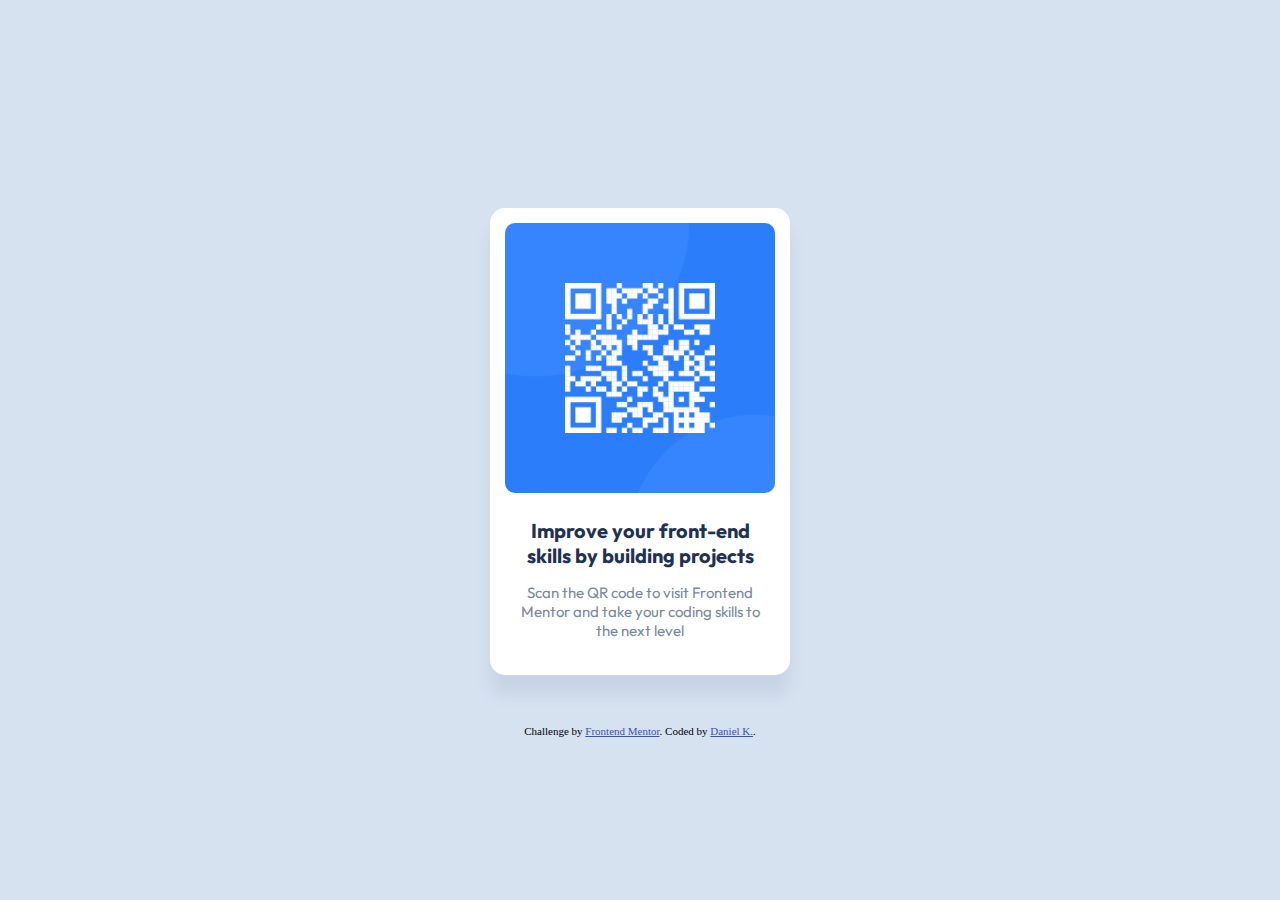
<file: index.html>
<!DOCTYPE html>
<html lang="en">
<head>
  <meta charset="UTF-8">
  <meta name="viewport" content="width=device-width, initial-scale=1.0"> <!-- displays site properly based on user's device -->

  <link rel="stylesheet" href="style.css">
  <link rel="icon" type="image/png" sizes="32x32" href="./images/favicon-32x32.png">
  
  <title>Frontend Mentor | QR code component</title>

</head>
<body>
 <div class="qr-container">
    <img src="images/image-qr-code.png" alt="qr-code" id="img">
    <h3>Improve your front-end skills by building projects</h3>
    <p>Scan the QR code to visit Frontend Mentor and take your coding skills to the next level</p>
  </div>
  <div class="attribution">
    Challenge by <a href="https://www.frontendmentor.io?ref=challenge" target="_blank">Frontend Mentor</a>. 
    Coded by <a href="#">Daniel K.</a>.
  </div>
</body>
</html>
</file>
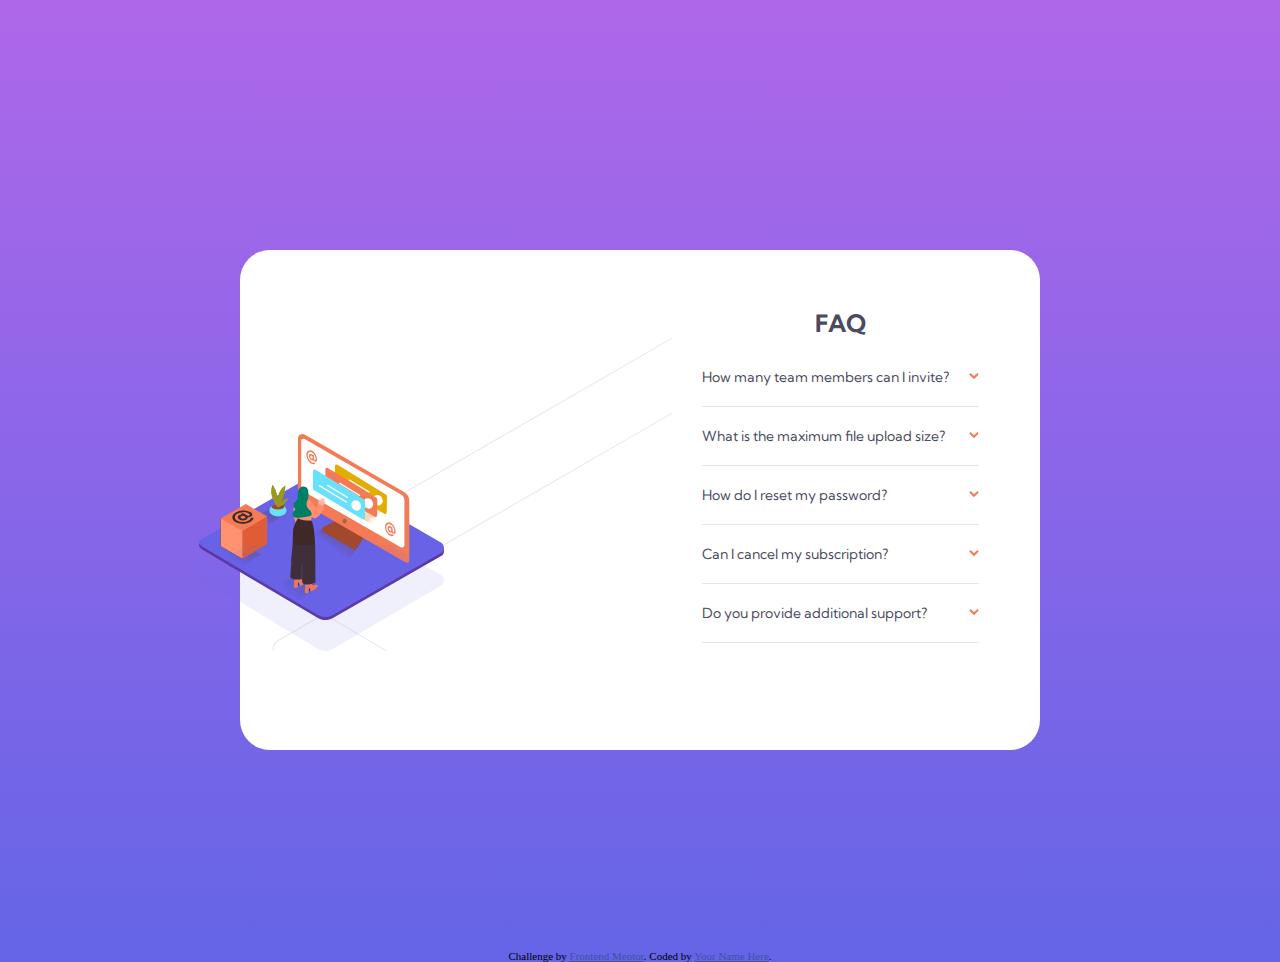
<file: faqaccordion/index.html>
<!DOCTYPE html>
<html lang="en">
<head>
  <meta charset="UTF-8">
  <meta name="viewport" content="width=device-width, initial-scale=1.0"> <!-- displays site properly based on user's device -->

  <link rel="icon" type="image/png" sizes="32x32" href="./images/favicon-32x32.png">
  
  <title>Frontend Mentor | FAQ Accordion Card</title>
  <link rel="stylesheet" href="style.css">
</head>
<body>
  <main>
    <div class="container-faq">
      <div class="desktop-left">
        <div class="top-images">
          <img src="images/illustration-woman-online-mobile.svg" alt="women looking at screen" id="woman">
          <img src="images/bg-pattern-mobile.svg" alt="background pattern" id="bg">
        </div>
      </div>
      <div class="desktop-right">
        <h2 id="title">FAQ</h2>
        <div class="faq">
          <div class="q-section" id="q-1">
            <div class="question">How many team members can I invite?</div>
            <img src="images/icon-arrow-down.svg" alt="arrow down" id="arrow">
          </div>
          <div class="answer" id="a-1">You can invite up to 2 additional users on the Free plan. There is no limit on 
            team members for the Premium plan.</div>
        </div>
      <div class="faq">
        <div class="q-section">
          <div class="question" id="q-2">What is the maximum file upload size?</div>
          <img src="images/icon-arrow-down.svg" alt="arrow down">
        </div>
        <div class="answer" id="a-2">
          <p>No more than 2GB. All files in your account must fit your allotted storage space.</p></div>
      </div>
      <div class="faq">
        <div class="q-section" >
          <div class="question" id="q-3">How do I reset my password?</div>
          <img src="images/icon-arrow-down.svg" alt="arrow down">
        </div>
        <div class="answer" id="a-3">Click “Forgot password” from the login page or “Change password” from your profile page.
        A reset link will be emailed to you.</div>
      </div>
      <div class="faq">
        <div class="q-section">
          <div class="question" id="q-4">Can I cancel my subscription?</div>
          <img src="images/icon-arrow-down.svg" alt="arrow down">
        </div>
        <div class="answer" id="a-4">Yes! Send us a message and we’ll process your request no questions asked.</div>
      </div>
      <div class="faq">
        <div class="q-section">
          <div class="question" id="q-5">Do you provide additional support?</div>
          <img src="images/icon-arrow-down.svg" alt="arrow down">
        </div>
        <div class="answer" id="a-5">Chat and email support is available 24/7. Phone lines are open during normal business hours.</div>
      </div>
    </div>
  </div>
  </main>

  <div class="attribution">
    Challenge by <a href="https://www.frontendmentor.io?ref=challenge" target="_blank">Frontend Mentor</a>. 
    Coded by <a href="#">Your Name Here</a>.
  </div>

  <script src="index.js"></script>
</body>
</html>
</file>
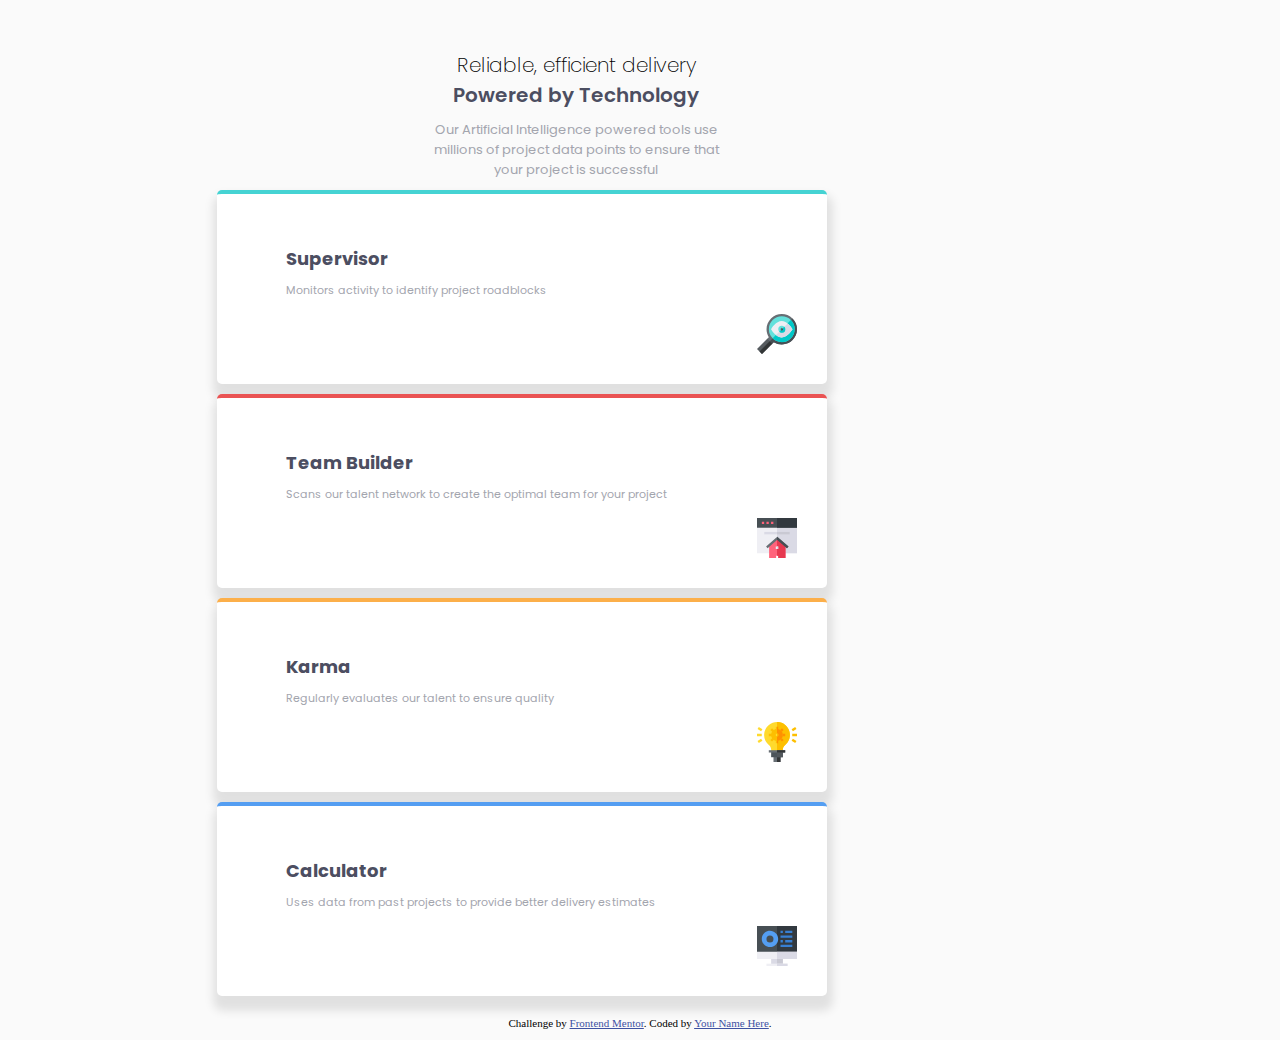
<file: fourcard/index.html>
<!DOCTYPE html>
<html lang="en">
<head>
  <meta charset="UTF-8">
  <meta name="viewport" content="width=device-width, initial-scale=1.0"> <!-- displays site properly based on user's device -->

  <link rel="icon" type="image/png" sizes="32x32" href="./images/favicon-32x32.png">
  
  <title>Frontend Mentor | Four card feature section</title>

  <link rel="stylesheet" href="style.css">
</head>
<body>
  <div class="section">
    <div class="container">
      <div class="top">
          <h2 class="slimintro">Reliable, efficient delivery</h2>
          <h2 class="boldintro">Powered by Technology</h2>
          <p class="introp">Our Artificial Intelligence powered tools use millions of project data points 
            to ensure that your project is successful</p>
      </div>
      <div class="items" id="tealitem">
        <h3 class="itemheader">Supervisor</h3>
        <p class="itemp">Monitors activity to identify project roadblocks</p>
        <img src="images/icon-supervisor.svg" alt="icon of magnifying glass" class="icons">
      </div>
      <div class="items" id="reditem">
        <h3 class="itemheader">Team Builder</h3>
        <p class="itemp">Scans our talent network to create the optimal team for your project</p>
        <img src="images/icon-team-builder.svg" alt="icon of home and webpage" class="icons">
      </div>
      <div class="items" id="yellowitem">
        <h3 class="itemheader">Karma</h3> 
        <p class="itemp">Regularly evaluates our talent to ensure quality</p>
        <img src="images/icon-karma.svg" alt="icon of lit light bulb" class="icons">
      </div>
      <div class="items" id="blueitem">
        <h3 class="itemheader">Calculator</h3>
        <p class="itemp">Uses data from past projects to provide better delivery estimates</p>
        <img src="images/icon-calculator.svg" alt="icon of desktop" class="icons">
      </div>
    </div>
  </div>
  
  <footer>
    <p class="attribution">
      Challenge by <a href="https://www.frontendmentor.io?ref=challenge" target="_blank">Frontend Mentor</a>. 
      Coded by <a href="#">Your Name Here</a>.
    </p>
  </footer>
</body>
</html>
</file>
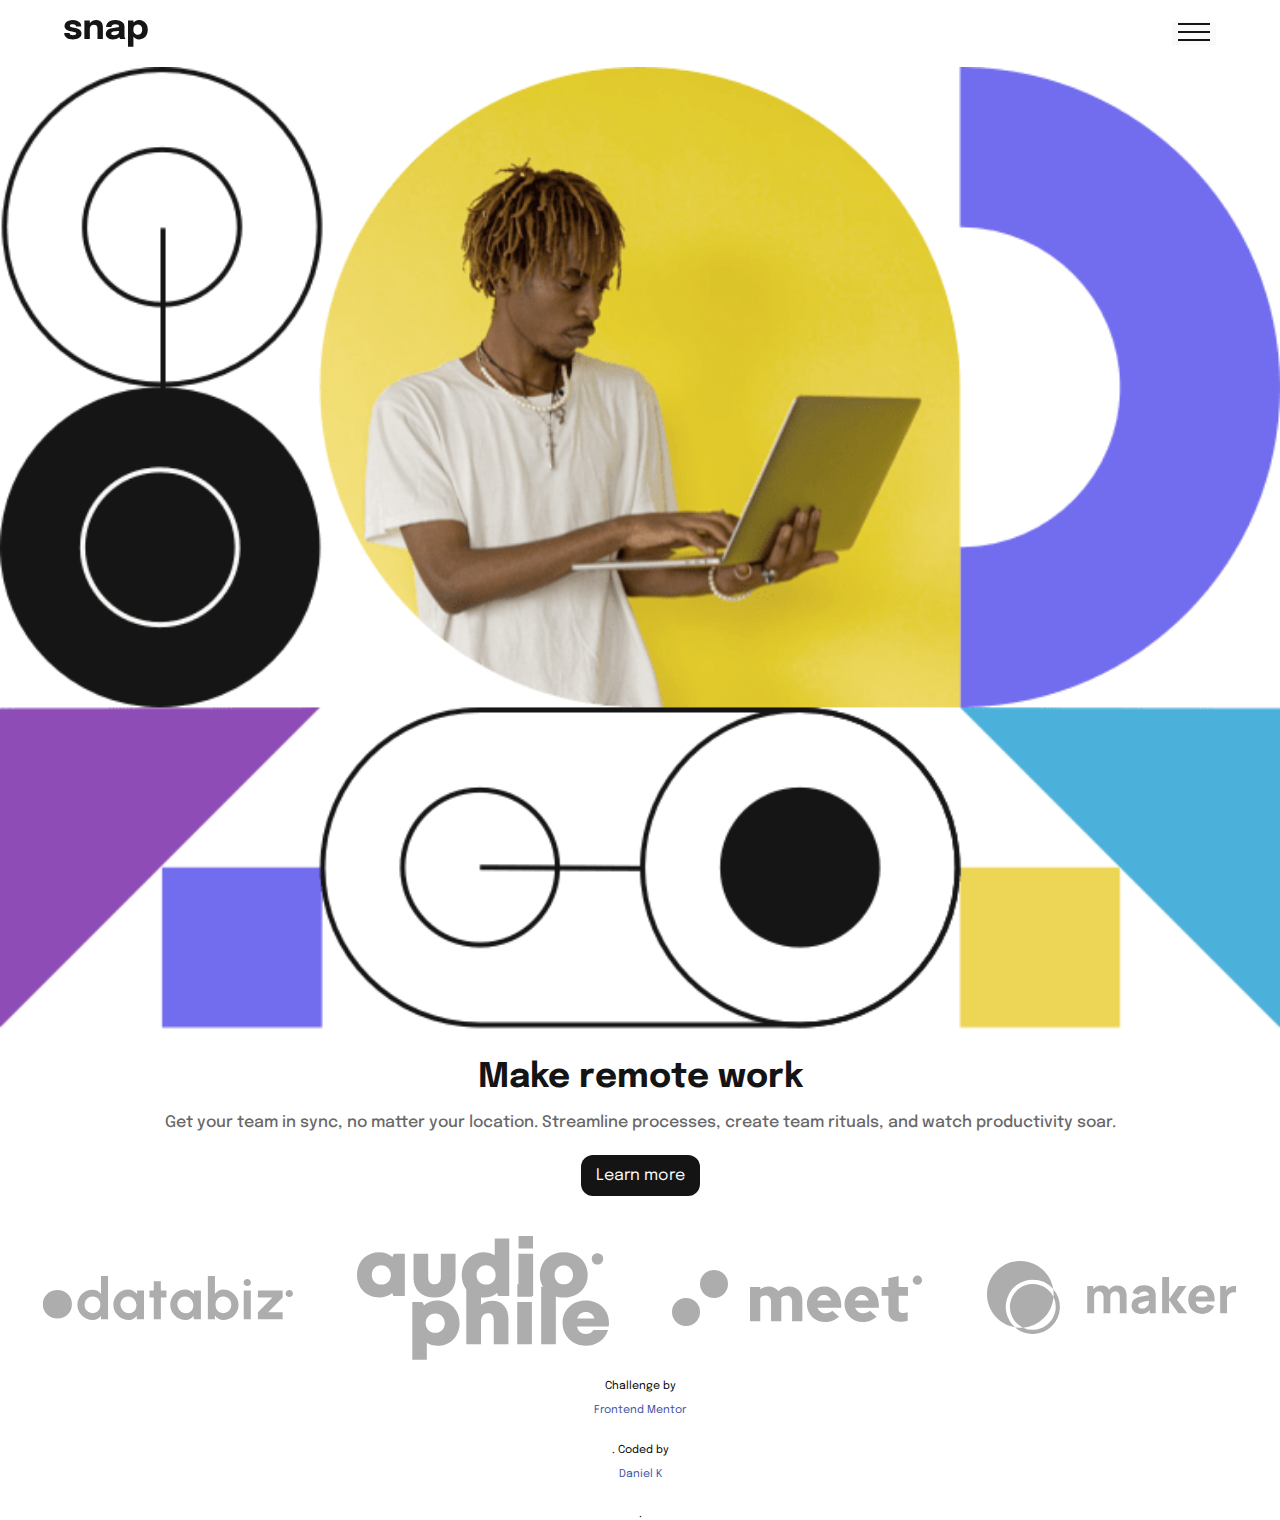
<file: intronav/index.html>
<!DOCTYPE html>
<html lang="en">
<head>
  <meta charset="UTF-8">
  <meta name="viewport" content="width=device-width, initial-scale=1.0"> <!-- displays site properly based on user's device -->

  <link rel="icon" type="image/png" sizes="32x32" href="./images/favicon-32x32.png">
  
  <title>Frontend Mentor | Intro section with dropdown navigation</title>
  <link rel="stylesheet" href="style.css">
</head>
<body>
  <div class="mobile-container">
    <header>
        <img src="images/logo.svg" alt="logo">
        <button class="hamburger"><img src="images/icon-menu.svg" alt="open menu"></button>
    </header>
      <div class="mobile-nav">
        <button class="openhamburger"><img src="images/icon-close-menu.svg" alt="close menu"></button>
        <nav class="mobile-nav-menu">
          <ul>
            <li>
              <a class="m-feature-menu" href="#">Features</a>
              <ul class="dropdown">
                <li><a href="#">Todo List</a></li>
                <li><a href="#">Calendar</a></li>
                <li><a href="#">Reminders</a></li>
                <li><a href="#">Planning</a></li>
              </ul>
            </li>
            <li>
              <a class="m-feature-menu" href="#">Company</a>
              <ul class="dropdown">
                <li><a href="#">History</a></li>
                <li><a href="#">Our Team</a></li>
                <li><a href="#">Blog</a></li>
              </ul>
            </li>
          </li>
            <a class="m-feature-menu" href="#">Careers</a>
            <a class="m-feature-menu" href="#">About</a>
          </ul>
        </nav>
          <a id="m-login-btn"href="#">Login</a>
          <button id="m-register-btn" href="#">Register</button>
      </div>
    <main>
      <img src="images/image-hero-mobile.png" alt="man with laptop and design" id="hero-image">
      <h1 id="main-header">Make remote work</h1>

      <p id="main-p">Get your team in sync, no matter your location. Streamline processes, 
        create team rituals, and watch productivity soar.</p>
    
      <button id="main-button">Learn more</button>
      
      <div class="partner-container">
        <img class="partner-logos" src="images/client-databiz.svg" alt="logo databiz">
        <img class="partner-logos" src="images/client-audiophile.svg" alt="logo audiophile">
        <img class="partner-logos" src="images/client-meet.svg" alt="logo meet">
        <img class="partner-logos" src="images/client-maker.svg" alt=" logo maker">
      </div>
    </main>
  </div>
  <div class="attribution">
    Challenge by <a href="https://www.frontendmentor.io?ref=challenge" target="_blank">Frontend Mentor</a>. 
    Coded by <a href="#">Daniel K</a>.
  </div>
  <script src="index.js"></script>
</body>
</html>
</file>
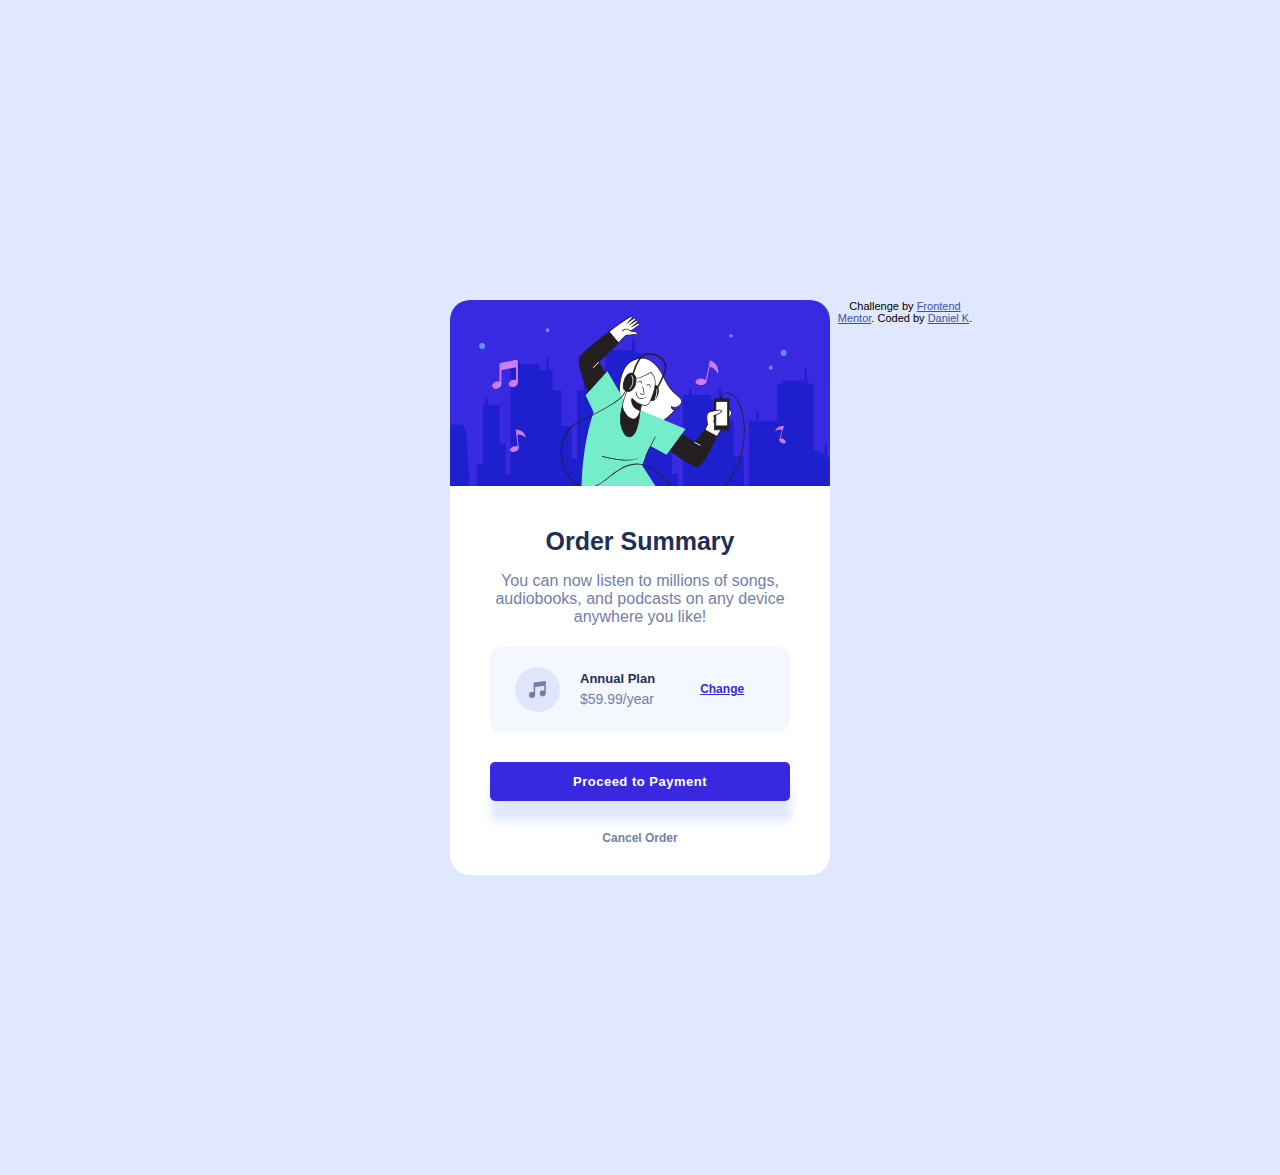
<file: ordersum/index.html>
<!DOCTYPE html>
<html lang="en">
<head>
  <meta charset="UTF-8">
  <meta name="viewport" content="width=device-width, initial-scale=1.0"> <!-- displays site properly based on user's device -->

  <link rel="icon" type="image/png" sizes="32x32" href="./images/favicon-32x32.png">
  
  <title>Frontend Mentor | Order summary card</title>
  <link rel="stylesheet" href="style.css">

  <!-- Feel free to remove these styles or customise in your own stylesheet 👍 -->
</head>
<body>
  <div class="summary">
    <img src="images/illustration-hero.svg" alt="girl dancing listening to music">
    <h2 class="order-title">Order Summary</h2>

    <p class="summaryp">You can now listen to millions of songs, audiobooks, and podcasts on any 
      device anywhere you like!</p>
    
    <div class="price">
      <div class="annual1">
        <img src="images/icon-music.svg" alt="music icon" id="music-icon">
      </div>
      <div class="annual2"> 
        <span id="annualplan">Annual Plan</span>
        <span id="annualprice">$59.99/year</span>
      </div>
      <div class="annual3">
        <a href="#" id="change">Change</a>
      </div>
    </div>
    <button type="button">Proceed to Payment</button>
    <a href="#" id="cancel">Cancel Order</a>
  </div>
  
  <div class="attribution">
    Challenge by <a href="https://www.frontendmentor.io?ref=challenge" target="_blank">Frontend Mentor</a>. 
    Coded by <a href="#">Daniel K</a>.
  </div>
</body>
</html>
</file>
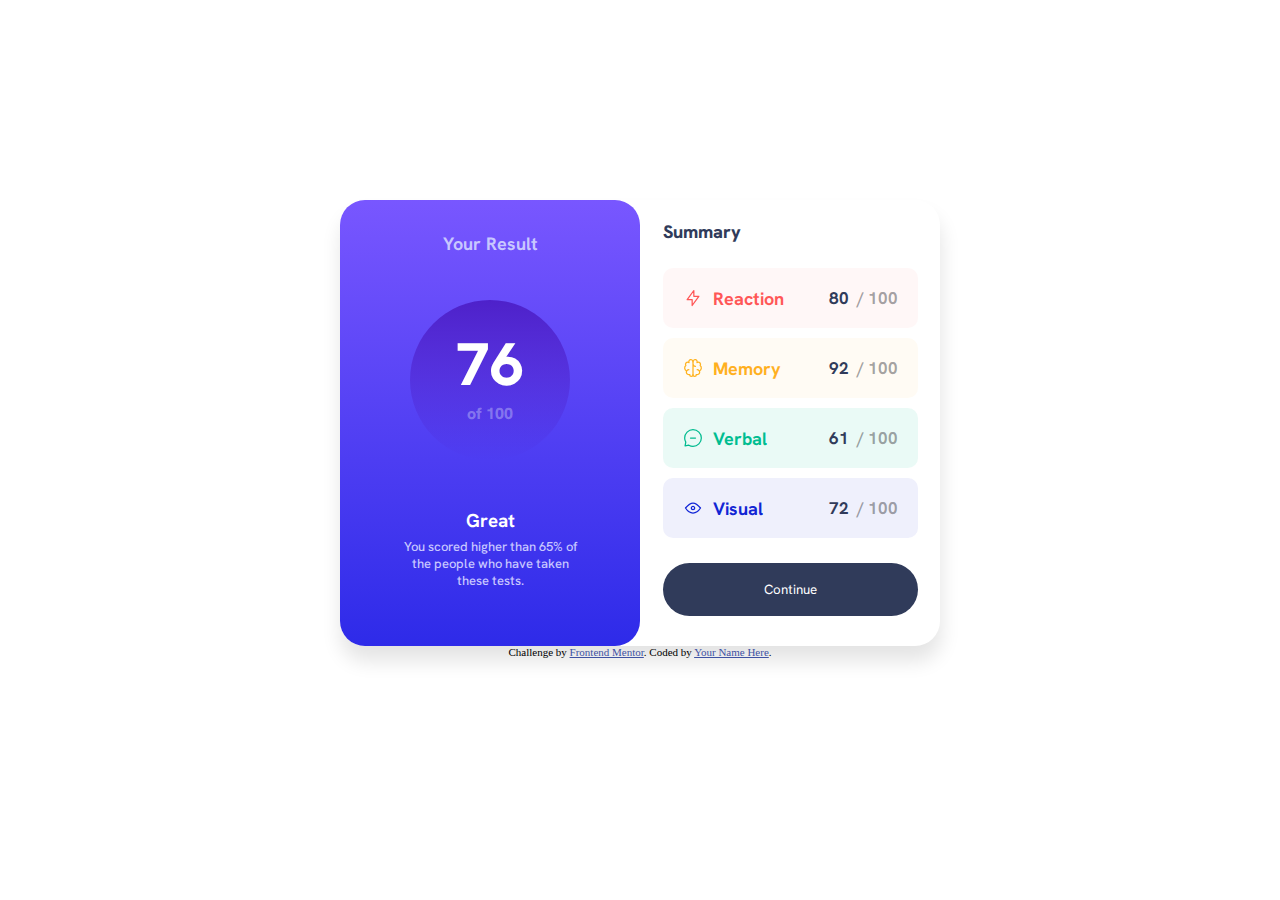
<file: resultssummary/index.html>
<!DOCTYPE html>
<html lang="en">
<head>
  <meta charset="UTF-8">
  <meta name="viewport" content="width=device-width, initial-scale=1.0"> <!-- displays site properly based on user's device -->

  <link rel="icon" type="image/png" sizes="32x32" href="./assets/images/favicon-32x32.png">
  
  <title>Frontend Mentor | Results summary component</title>
  <link rel="stylesheet" href="style.css">
</head>
<body>
<div class="container">
  <!--Results Section-->
  <div class="results">
    <h3 id="toph3">Your Result</h3>
    <div class="score">
    <p id="num">76</p>
    <p id="numsmall">of 100</p>
  </div>
    <div class="scoretext">
      <h3 class="toph">Great</h3>
      <p class="topp">You scored higher than 65% of the people who have taken these tests.</p>
    </div>
  </div>
<!--Summary Section-->
  <div class="summary">
    <h3 id="sumtitle">Summary</h3>
    <div class="result" id="reaction">
      <div class="icontitle">
        <object data="assets/images/icon-reaction.svg" width="20" height="20"></object>
        <h4 id="t-1">Reaction</h4>
      </div>
      <p class="numbers">80 &#160<span> / 100</span></p>
    </div>
    <div class="result" id="memory">
      <div class="icontitle">
        <object data="assets/images/icon-memory.svg" width="20" height="20"></object> 
        <h4 id="t-2">Memory</h4>
      </div>
      <p class="numbers">92 &#160<span> / 100</span></p>
    </div>
    <div class="result" id="verbal">
      <div class="icontitle">
      <object data="assets/images/icon-verbal.svg" width="20" height="20"></object>
      <h4 id="t-3">Verbal</h4>
      </div>
      <p class="numbers">61 &#160<span>/ 100</span></p>
    </div>
    <div class="result" id="visual">
      <div class="icontitle">
      <object data="assets/images/icon-visual.svg" width="20" height="20"></object>
      <h4 id="t-4">Visual</h4>
      </div>
      <p class="numbers">72 &#160<span>/ 100</span></p>
    </div>
  <button id="continue">Continue</button>
  </div>
</div>
  
  <div class="attribution">
    Challenge by <a href="https://www.frontendmentor.io?ref=challenge" target="_blank">Frontend Mentor</a>. 
    Coded by <a href="#">Your Name Here</a>.
  </div>
</body>
</html>
</file>
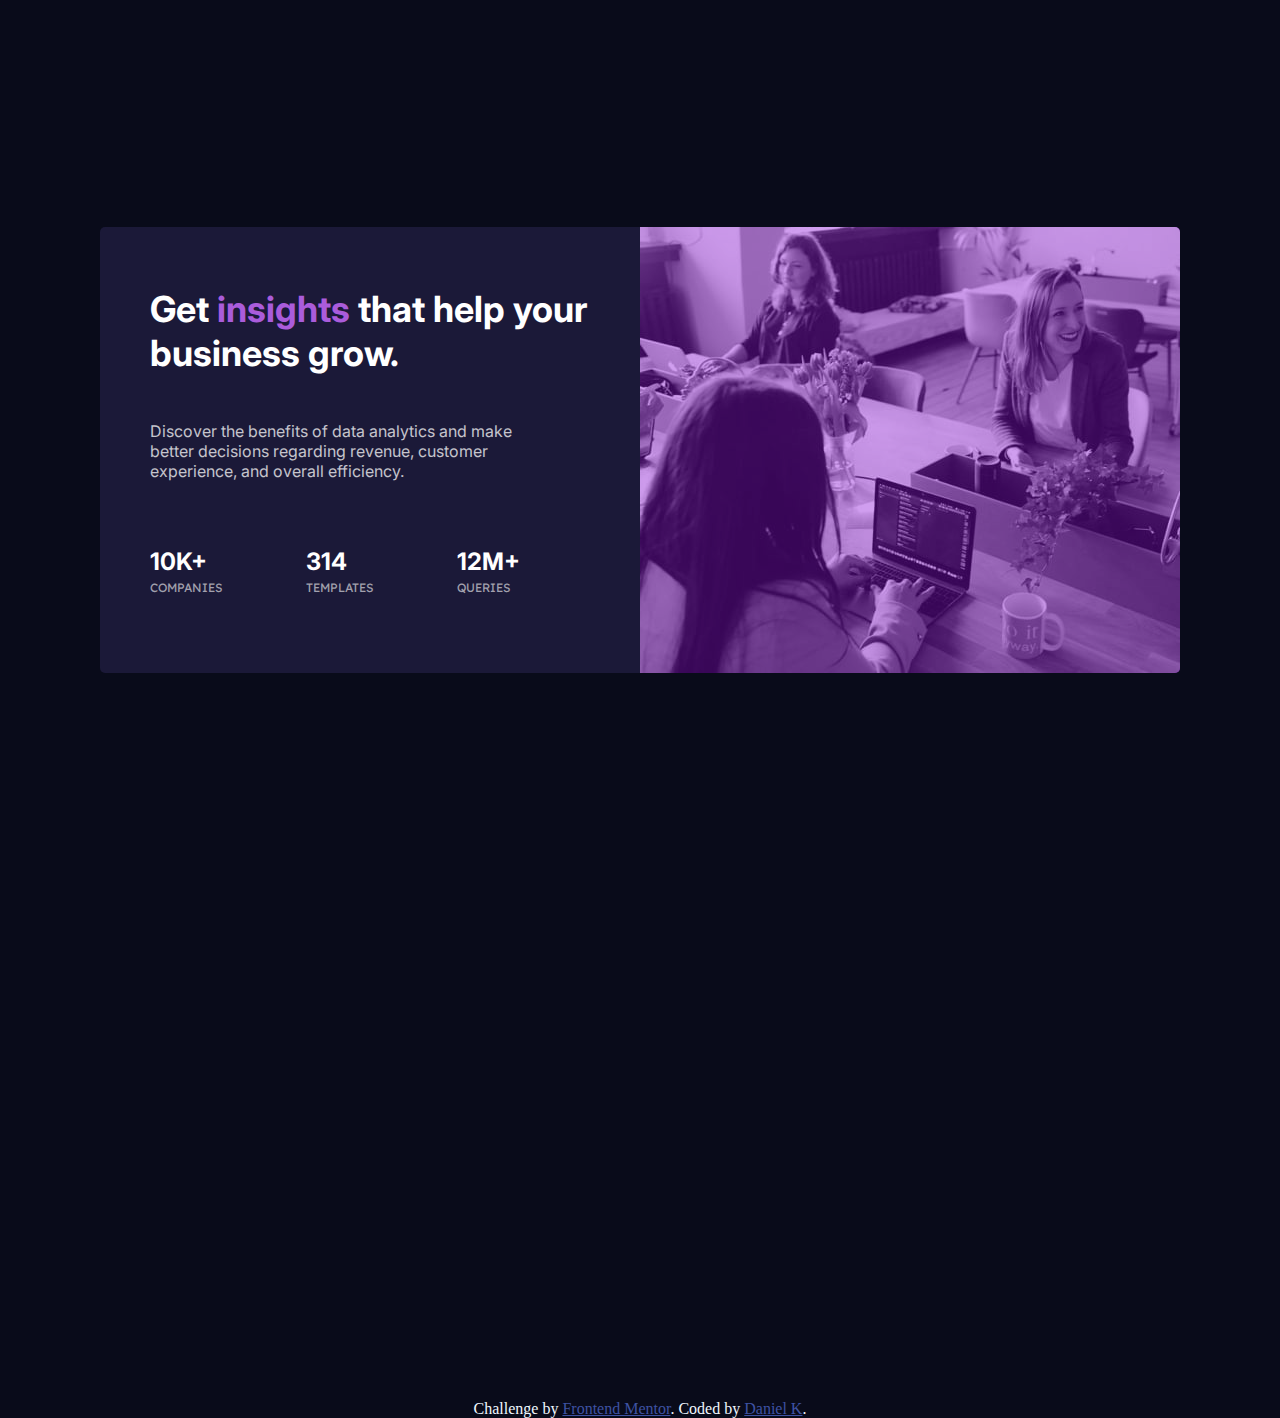
<file: stats/index.html>
<!DOCTYPE html>
<html lang="en">
<head>
  <meta charset="UTF-8">
  <meta name="viewport" content="width=device-width, initial-scale=1.0"> <!-- displays site properly based on user's device -->

  <link rel="icon" type="image/png" sizes="32x32" href="./images/favicon-32x32.png">
  
  <title>Frontend Mentor | Stats preview card component</title>
  <link rel="stylesheet" href="style.css">
</head>
<body>

  <div class="container">
  
    <div class="item" id="container-left">
      <h2 class="header">Get <span style="color:hsl(277, 64%, 61%);">insights</span> that help your business grow.</h2>
      <p>Discover the benefits of data analytics and make better decisions regarding revenue, customer 
        experience, and overall efficiency.</p>

        <div class="stats">

          <div id="stat1">
            <h4>10k+</h4>
            <span class="stat-name">companies</span>
          </div>

          <div id="stat2">
            <h4>314</h4>
            <span class="stat-name">templates</span>
          </div>

          <div id="stat3">
            <h4>12m+</h4>
            <span class="stat-name">queries</span>
          </div>
      </div>  
    </div>


    <div class="item" id="container-right">
      <img src="images/image-header-desktop.jpg" alt="womeon working at desk">
    </div>
  </div>

  <div class="attribution">
    Challenge by <a href="https://www.frontendmentor.io?ref=challenge" target="_blank">Frontend Mentor</a>. 
    Coded by <a href="#">Daniel K</a>.
  </div>
</body>
</html>
</file>
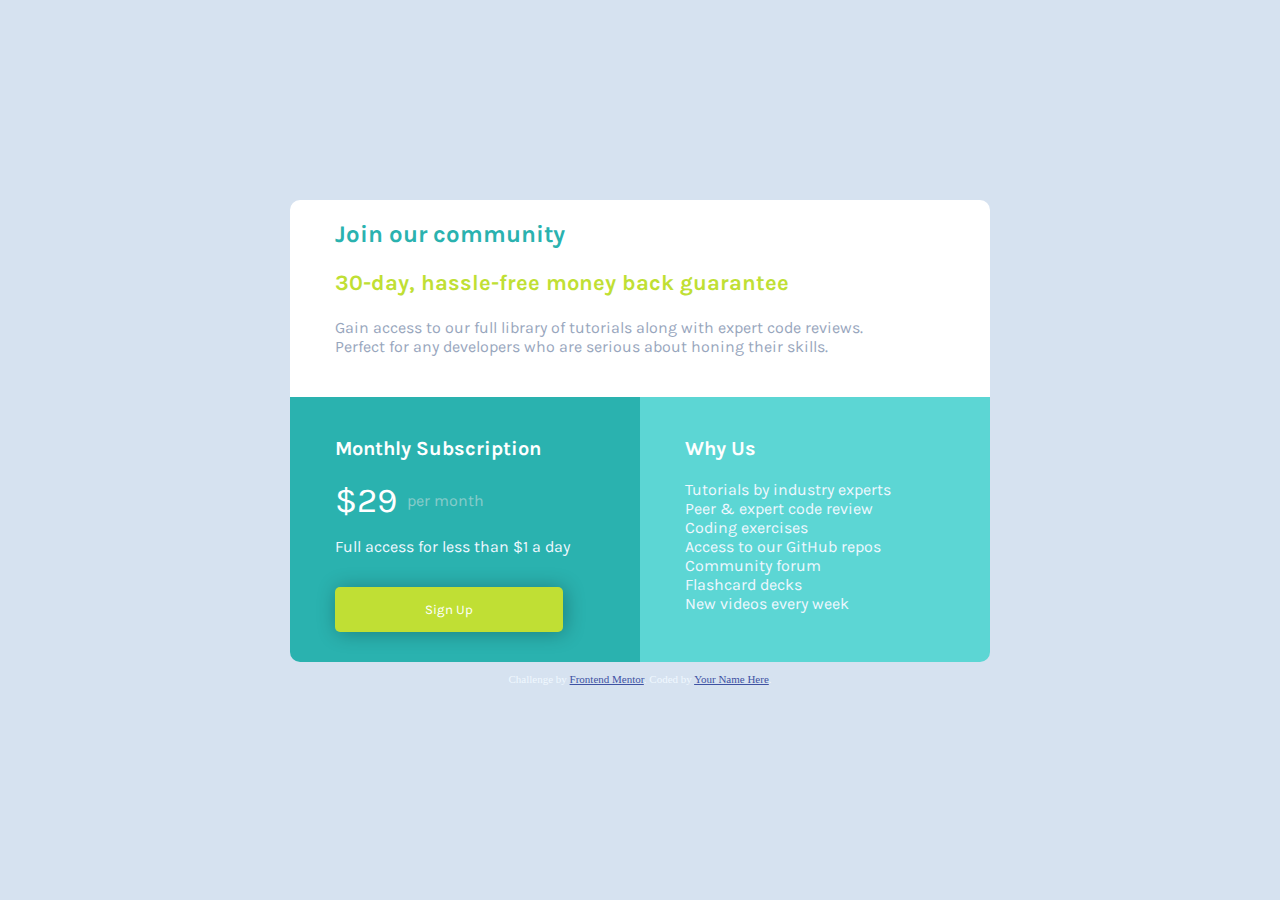
<file: singleprice/single-price-grid-component-master/index.html>
<!DOCTYPE html>
<html lang="en">
<head>
  <meta charset="UTF-8">
  <meta name="viewport" content="width=device-width, initial-scale=1.0"> <!-- displays site properly based on user's device -->

  <link rel="icon" type="image/png" sizes="32x32" href="./images/favicon-32x32.png">
  
  <title>Frontend Mentor | Single Price Grid Component</title>
  <link rel="stylesheet" href="style.css">
</head>
<body>
<div class="subscription-panel">
  <div class="top-panel">
      <h2 class="top-header">Join our community</h2>

      <h3 class="guarentee">30-day, hassle-free money back guarantee</h3>

      <p class="topp">Gain access to our full library of tutorials along with expert code reviews. 
      Perfect for any developers who are serious about honing their skills.</p>
  </div>  
  <div class="bottom-left-panel">
      <h3 class="left-header">Monthly Subscription</h3>
      <!--I think we need an inline style here?-->
      <div class="price">
        <span style="color: white; font-size: 35px;">&dollar;29</span>
        <span style="color: hsla(0, 0%, 90%, 0.514); padding-left: 10px;">per month</span>
      </div>
      <p>Full access for less than &dollar;1 a day</p>

      <button type="button">Sign Up</button>
  </div>
  <div class="bottom-right-panel">
      <h3 class="right-header">Why Us</h3>
      <p>
      <li>Tutorials by industry experts</li>
      <li>Peer &amp; expert code review</li>
      <li>Coding exercises</li>
      <li>Access to our GitHub repos</li>
      <li>Community forum</li>
      <li>Flashcard decks</li>
      <li>New videos every week</li>
    </p>
  </div>
</div>
  <footer>
    <p class="attribution">
      Challenge by <a href="https://www.frontendmentor.io?ref=challenge" target="_blank">Frontend Mentor</a>. 
      Coded by <a href="#">Your Name Here</a>.
    </p>
  </footer>
</body>
</html>
</file>
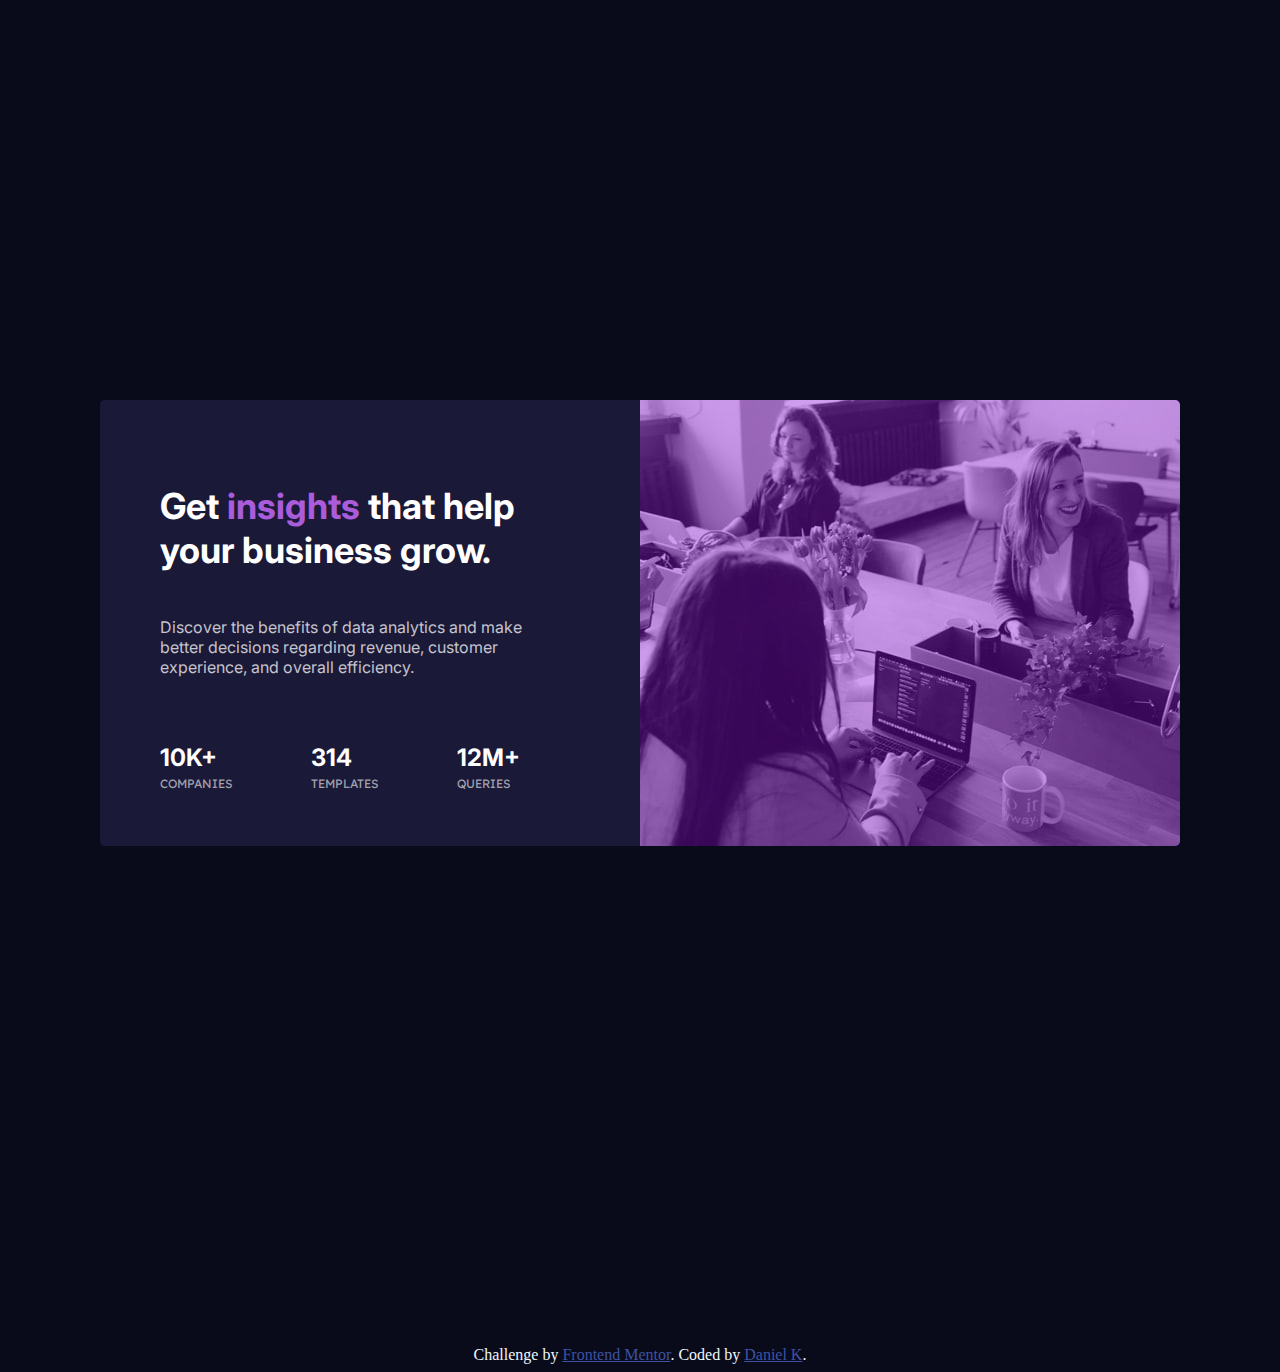
<file: stats/stats-preview-card-component-main/index.html>
<!DOCTYPE html>
<html lang="en">
<head>
  <meta charset="UTF-8">
  <meta name="viewport" content="width=device-width, initial-scale=1.0"> <!-- displays site properly based on user's device -->

  <link rel="icon" type="image/png" sizes="32x32" href="./images/favicon-32x32.png">
  
  <title>Frontend Mentor | Stats preview card component</title>
  <link rel="stylesheet" href="style.css">
</head>
<body>
 <div class="stats-main">
  <div class="stats-container">
    <div class="container-left">
      <h2 class="header">Get <span style="color:hsl(277, 64%, 61%);">insights</span> that help your business grow.</h2>
      <p>Discover the benefits of data analytics and make better decisions regarding revenue, customer 
        experience, and overall efficiency.</p>
      <div class="stats">
        <div id="stat1">
          <h4>10k+</h4>
          <span class="stat-name">companies</span>
        </div>
        <div id="stat2">
          <h4>314</h4>
          <span class="stat-name">templates</span>
        </div>
        <div id="stat3">
          <h4>12m+</h4>
          <span class="stat-name">queries</span>
        </div>
      </div>  
    </div>
    <div class="container-right">
      <img src="images/image-header-desktop.jpg" alt="womeon working at desk">
    </div>
  </div>
</div>
  <div class="attribution">
    Challenge by <a href="https://www.frontendmentor.io?ref=challenge" target="_blank">Frontend Mentor</a>. 
    Coded by <a href="#">Daniel K</a>.
  </div>
</body>
</html>
</file>
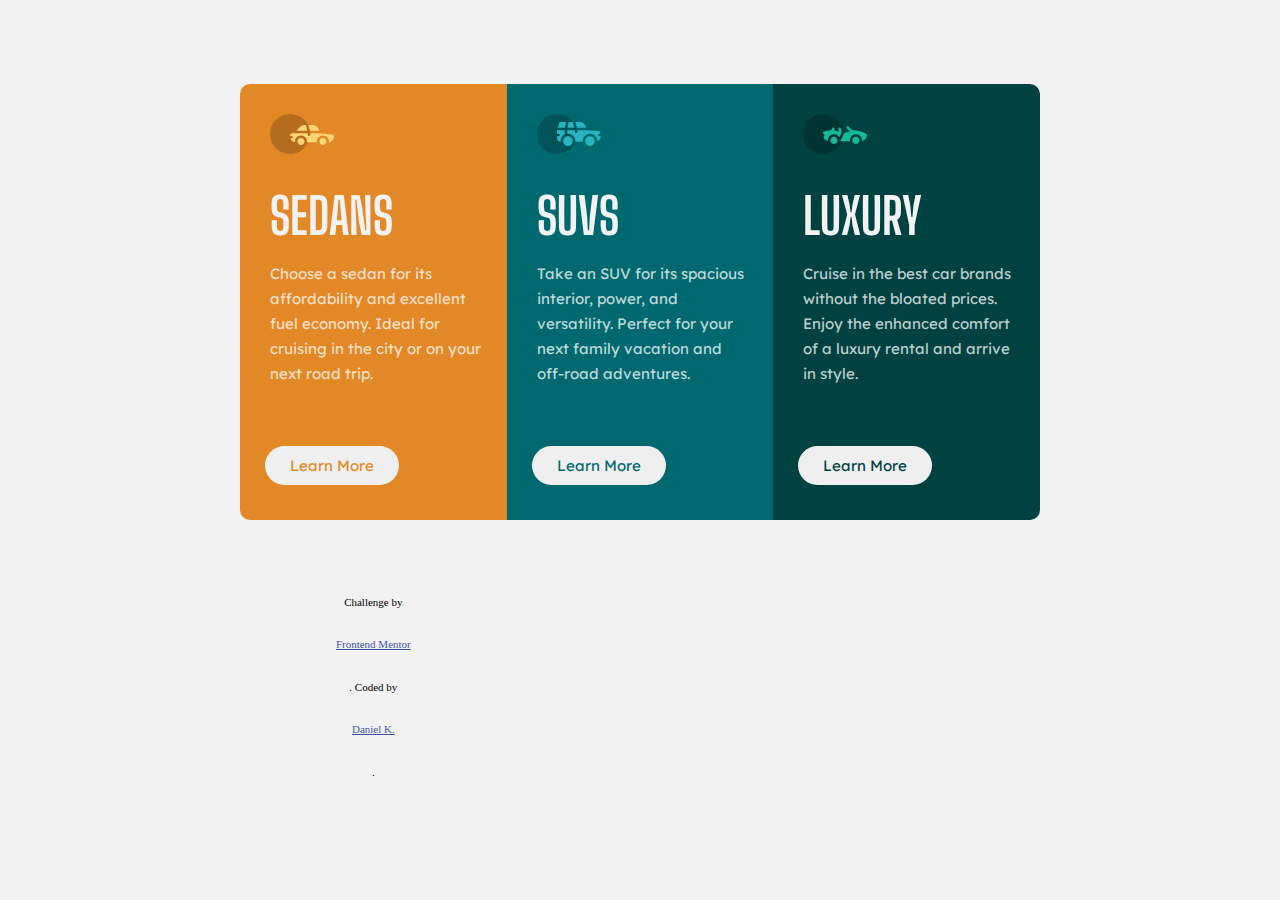
<file: Columns/Columns/3-column-preview-card-component-main/index.html>
<!DOCTYPE html>
<html lang="en">
<head>
  <meta charset="UTF-8">
  <meta name="viewport" content="width=device-width, initial-scale=1.0"> <!-- displays site properly based on user's device -->

  <link rel="icon" type="image/png" sizes="32x32" href="./images/favicon-32x32.png">
  
  <title>Frontend Mentor | 3-column preview card component</title>
  <link rel="stylesheet" href="style.css">

  <!-- Feel free to remove these styles or customise in your own stylesheet 👍 -->
</head>
<body>
<div class="container">
  <div class="card1">
    <img src="images/icon-sedans.svg" alt="sudan icon">
    <h2>Sedans</h2>
    <p>Choose a sedan for its affordability and excellent fuel economy. Ideal for cruising in the city 
      or on your next road trip.</p>
      <button type="button" id="btn0">Learn More</button>
  </div>
  <div class="card2">
    <img src="images/icon-suvs.svg" alt="suvs icon">
    <h2>SUVs</h2>
    <p>Take an SUV for its spacious interior, power, and versatility. Perfect for your next family vacation 
      and off-road adventures.</p>
      <button type="button" id="btn1">Learn More</button>
  </div>
  <div class="card3">
    <img src="images/icon-luxury.svg" alt="luxury icon">
    <h2>Luxury</h2>
    <p>Cruise in the best car brands without the bloated prices. Enjoy the enhanced comfort of a luxury 
      rental and arrive in style.</p>
      <button type="button" id="btn2">Learn More</button>
  </div>
  <div class="attribution">
    Challenge by <a href="https://www.frontendmentor.io?ref=challenge" target="_blank">Frontend Mentor</a>. 
    Coded by <a href="#">Daniel K.</a>.
  </div>
</div>
</body>
</html>
</file>
<file: style.css>
@import url('https://fonts.googleapis.com/css2?family=Outfit:wght@400;700&display=swap');


.attribution { font-size: 11px; text-align: center; margin-top: 50px;}
.attribution a { color: hsl(228, 45%, 44%); }

body {
    display: grid;
    grid-template-columns: 3;
    background-color: hsl(212, 45%, 89%)
}

.qr-container {
    display: grid;
    background-color: hsl(0, 0%, 100%);
    width: 300px;
    margin: auto;
    margin-top: 200px;
    align-self: center;
    align-items: center;
    justify-content: center;
    border-radius: 15px;
    box-shadow: 0px 20px 15px hsla(219, 15%, 55%, 0.15);
}

#img {
    display: grid;
    width: 270px;
    height: 270px;
    margin: 15px;
    border-radius: 10px;
}

h3 {
    display: flex;
    text-align: center;
    margin-top: 10px;
    margin-left: 20px;
    margin-right: 20px;
    margin-bottom: 5px;
    font-family: 'Outfit', sans-serif;
    font-stretch: expanded;
    font-size: 20px;
    font-weight: 700;
    color: hsl(218, 44%, 22%);
}

p {
    display: flex;
    font-family: 'Outfit', sans-serif;
    font-weight: 400;
    font-size: 15px;
    text-align: center;
    margin-top: 10px;
    margin-left: 20px;
    margin-right: 20px;
    margin-bottom: 35px;
    color: hsl(220, 15%, 55%);
}
</file>
<file: faqaccordion/style.css>
@import url("https://fonts.googleapis.com/css2?family=Kumbh+Sans:wght@400;700&display=swap");
.attribution {
  font-size: 11px;
  text-align: center;
}

.attribution a {
  color: hsl(228, 45%, 44%);
}

body {
  margin: 0;
  background-image: linear-gradient(hsl(273, 75%, 66%), hsl(240, 73%, 65%));
}

main {
  display: flex;
  height: 100vh;
  justify-content: center;
  align-items: center;
  margin-top: 50px;
}

.container-faq {
  display: flex;
  flex-direction: column;
  background-color: white;
  width: 90%;
  font-family: "Kumbh Sans", sans-serif;
  border-radius: 30px;
  padding-bottom: 50px;
}
.container-faq #title {
  color: hsl(237, 12%, 33%);
  text-align: center;
  margin: auto;
  margin-bottom: 10px;
}
.container-faq .top-images {
  display: flex;
  flex-direction: column;
  align-items: center;
  justify-content: center;
  max-width: 350px;
  width: 100%;
}
.container-faq .top-images #woman {
  margin-top: -115px;
  width: 70%;
  max-width: 70%;
}
.container-faq .top-images #bg {
  margin-top: -75px;
  width: 70%;
}

.question {
  color: hsl(237, 12%, 33%);
  font-size: 14px;
  font-weight: 400;
  padding-right: 20px;
}
.question:hover {
  color: hsl(237, 12%, 33%);
  font-weight: 700;
  cursor: pointer;
}
.question:active {
  color: hsl(237, 12%, 33%);
  font-weight: 700;
}
.question:focus, .question:focus-visible {
  color: hsl(237, 12%, 33%);
  font-weight: 700;
}

.answer {
  display: none;
}

.q-section.is-open + .answer {
  display: block;
  color: hsl(240, 6%, 50%);
  font-size: 13px;
  font-weight: 400;
  margin-top: 10px;
  padding-right: 20px;
}

.faq {
  border-bottom: 1px solid hsl(240, 5%, 91%);
  margin-left: 30px;
  margin-right: 30px;
  padding-bottom: 20px;
  padding-top: 20px;
}

.q-section {
  display: flex;
  align-items: center;
  justify-content: space-between;
}
.q-section:active, .q-section:focus {
  cursor: pointer;
}

@media only screen and (min-width: 800px) {
  body {
    margin: 0;
    background-image: linear-gradient(hsl(273, 75%, 66%), hsl(240, 73%, 65%));
  }
  main {
    display: flex;
    height: 100vh;
    justify-content: center;
    align-items: center;
    margin-top: 50px;
  }
  .container-faq {
    display: flex;
    flex-direction: row;
    justify-content: center;
    align-items: center;
    max-width: 800px;
    height: 450px;
    font-family: "Kumbh Sans", sans-serif;
    border-radius: 30px;
    padding-bottom: 50px;
  }
  .container-faq .desktop-left {
    width: 50%;
    background-image: url(images/bg-pattern-desktop.svg);
  }
  .container-faq .desktop-left #title {
    color: hsl(237, 12%, 33%);
    text-align: left;
    padding-left: 30px;
    margin: auto;
    margin-bottom: 10px;
  }
  .container-faq .desktop-left .top-images {
    display: flex;
    flex-direction: column;
    align-items: center;
    justify-content: center;
  }
  .container-faq .desktop-left .top-images #woman {
    padding-top: 250px;
    margin-left: -250px;
  }
  .container-faq .desktop-left .top-images #bg {
    margin-left: -250px;
  }
  .container-faq .desktop-left .desktop-right {
    width: 50%;
  }
  .container-faq .desktop-left .desktop-right #title {
    color: hsl(237, 12%, 33%);
    text-align: left;
    padding-left: 30px;
    margin: auto;
    margin-bottom: 10px;
  }
  .question {
    color: hsl(237, 12%, 33%);
    font-size: 14px;
    font-weight: 400;
    padding-right: 20px;
  }
  .question:hover {
    color: hsl(237, 12%, 33%);
    font-weight: 700;
    cursor: pointer;
  }
  .question:active {
    color: hsl(237, 12%, 33%);
    font-weight: 700;
  }
  .question:focus, .question:focus-visible {
    color: hsl(237, 12%, 33%);
    font-weight: 700;
  }
  .answer {
    display: none;
    max-width: 50%;
  }
  .q-section.is-open + .answer {
    display: block;
    color: hsl(240, 6%, 50%);
    font-size: 13px;
    font-weight: 400;
    margin-top: 10px;
    padding-right: 20px;
    max-width: 250px;
  }
  .faq {
    border-bottom: 1px solid hsl(240, 5%, 91%);
    margin-left: 30px;
    margin-right: 30px;
    padding-bottom: 20px;
    padding-top: 20px;
    align-items: left;
  }
  .q-section {
    display: flex;
    align-items: center;
  }
  .q-section:active, .q-section:focus {
    cursor: pointer;
  }
}/*# sourceMappingURL=style.css.map */
</file>
<file: fourcard/style.css>
@import url("https://fonts.googleapis.com/css2?family=Poppins:wght@200;400;600&display=swap");
.attribution {
  font-size: 11px;
  text-align: center;
}

.attribution a {
  color: hsl(228, 45%, 44%);
}

[class*=item] {
  display: flex;
  flex-direction: column;
  margin-top: 0;
  margin-left: 20px;
  padding-top: 10px;
  width: 80%;
  margin: auto;
  background-color: hsl(0, 0%, 98%);
}

body {
  margin: 0;
  background-color: hsl(0, 0%, 98%);
}

.section {
  display: flex;
  justify-content: center;
  width: 90%;
}

.top {
  margin-top: 50px;
  display: flex;
  flex-direction: column;
  font-family: "Poppins", sans-serif;
  text-align: center;
  justify-content: center;
  font-size: 14px;
}

.itemheader {
  width: 80%;
  font-size: 18px;
  color: hsl(234, 12%, 34%);
  margin-bottom: 0;
  background-color: white;
}

.itemp {
  width: 80%;
  font-size: 11px;
  color: hsl(229, 6%, 66%);
  margin-bottom: 15px;
  margin-top: 0;
  background-color: white;
}

.slimintro {
  font-weight: 200;
  margin: auto;
  font-size: 20px;
}

.boldintro {
  font-weight: 600;
  margin: auto;
  font-size: 20px;
  color: hsl(234, 12%, 34%);
}

.introp {
  padding-top: 10px;
  font-weight: 400;
  color: hsl(229, 6%, 66%);
  margin: auto;
  font-size: 13px;
  width: 80%;
}

.items {
  font-family: "Poppins", sans-serif;
  border-radius: 5px 5px 5px 5px;
  background-color: white;
  padding-left: 10px;
  box-shadow: 1px 10px 10px 5px rgba(0, 0, 0, 0.1);
}
.items img {
  padding-bottom: 30px;
  width: 40px;
  align-self: flex-end;
  padding-right: 20px;
}

#tealitem {
  margin-top: 40px;
  border-top: 4px solid hsl(180, 62%, 55%);
  border-radius: 5px;
}

#reditem {
  margin-top: 20px;
  border-top: 4px solid hsl(0, 78%, 62%);
  border-radius: 5px;
}

#yellowitem {
  margin-top: 20px;
  border-top: 4px solid hsl(34, 97%, 64%);
  border-radius: 5px;
}

#blueitem {
  margin-top: 20px;
  border-top: 4px solid hsl(212, 86%, 64%);
  border-radius: 5px;
}

@media only screen and (min-width: 768px) {
  body {
    margin: 0;
    background-color: hsl(0, 0%, 98%);
  }
  .section {
    display: flex;
    justify-content: center;
    width: 90%;
  }
  .item-container {
    display: flex;
    flex-direction: row;
    align-items: center;
  }
  .middle-container {
    display: flex;
    flex-direction: column;
    align-items: center;
    width: 100%;
  }
  .top {
    margin-top: 50px;
    display: flex;
    flex-direction: column;
    font-family: "Poppins", sans-serif;
    text-align: center;
    justify-content: center;
    font-size: 14px;
  }
  .itemheader {
    width: 80%;
    font-size: 18px;
    color: hsl(234, 12%, 34%);
    margin-bottom: 0;
  }
  .itemp {
    width: 80%;
    font-size: 11px;
    color: hsl(229, 6%, 66%);
    margin-bottom: 15px;
    margin-top: 0;
  }
  .slimintro {
    font-weight: 200;
    margin: auto;
    font-size: 20px;
  }
  .boldintro {
    font-weight: 600;
    margin: auto;
    font-size: 20px;
    color: hsl(234, 12%, 34%);
  }
  .introp {
    padding-top: 10px;
    font-weight: 400;
    color: hsl(229, 6%, 66%);
    margin: auto;
    font-size: 13px;
    width: 40%;
  }
  .items {
    background-color: white;
    font-family: "Poppins", sans-serif;
    border-radius: 5px 5px 5px 5px;
    padding-left: 10px;
    box-shadow: 1px 10px 10px 5px rgba(0, 0, 0, 0.1);
  }
  .items img {
    padding-bottom: 30px;
    width: 40px;
    align-self: flex-end;
    padding-right: 20px;
  }
  #tealitem {
    border-top: 4px solid hsl(180, 62%, 55%);
    border-radius: 5px;
    height: 180px;
    margin: 10px;
    padding-left: 10px;
    padding-right: 10px;
  }
  #reditem {
    border-top: 4px solid hsl(0, 78%, 62%);
    border-radius: 5px;
    height: 180px;
    margin: 10px;
    padding-left: 10px;
    padding-right: 10px;
  }
  #yellowitem {
    border-top: 4px solid hsl(34, 97%, 64%);
    border-radius: 5px;
    height: 180px;
    margin: 10px;
    padding-left: 10px;
    padding-right: 10px;
  }
  #blueitem {
    border-top: 4px solid hsl(212, 86%, 64%);
    border-radius: 5px;
    height: 180px;
    margin: 10px;
    padding-left: 10px;
    padding-right: 10px;
  }
}/*# sourceMappingURL=style.css.map */
</file>
<file: intronav/style.css>
@import url("https://fonts.googleapis.com/css2?family=Epilogue:wght@500;700&display=swap");
.attribution {
  font-size: 11px;
  text-align: center;
}

.attribution a {
  color: hsl(228, 45%, 44%);
}

body {
  margin: 0;
  font-family: "Epilogue", sans-serif;
}

.mobile-container {
  display: flex;
  flex-direction: column;
  justify-content: center;
  align-items: center;
  width: 100%;
}

header {
  display: flex;
  flex-direction: row;
  align-items: center;
  justify-content: space-between;
  width: 90%;
  padding: 10px;
  margin: 10px;
}
header #logo {
  width: 25%;
}
header .mobile-menu {
  justify-content: space-between;
}

.hamburger {
  background-color: hsl(0, 0%, 98%);
  border: none;
  cursor: pointer;
}

.hamburger.is-active {
  display: none;
}

.openhamburger.is-active {
  display: flex;
  justify-content: right;
  padding-top: 20px;
  padding-right: 20px;
  background-color: hsl(0, 0%, 98%);
  border: none;
  cursor: pointer;
  transition: 0.4s;
}

.mobile-nav {
  display: none;
}

.mobile-nav.is-active {
  display: flex;
  flex-direction: column;
  position: fixed;
  top: 0;
  right: 0;
  width: 60%;
  min-height: 100vh;
  z-index: 98;
  background-color: hsl(0, 0%, 98%);
  transition: 0.4s;
}

.mobile-nav-menu {
  display: flex;
  flex-direction: column;
  justify-content: left;
  align-items: flex-start;
  padding-left: 20px;
  margin-top: 30px;
}

.m-feature-menu {
  color: hsl(0, 0%, 41%);
  font-size: 18px;
  line-height: 10px;
}

#m-login-btn {
  color: hsl(0, 0%, 41%);
  font-size: 17px;
  font-weight: 500;
}

#m-register-btn {
  border: 2px solid hsl(0, 0%, 41%);
  border-radius: 15px;
  background-color: hsl(0, 0%, 98%);
  padding: 10px;
  margin-left: 30px;
  margin-right: 30px;
}

a {
  display: block;
  text-align: center;
  margin-bottom: 16px;
  padding: 12px 16px;
  text-decoration: none;
}

ul {
  list-style-type: none;
}

ul li ul.dropdown {
  display: none;
}

main {
  display: flex;
  flex-direction: column;
  width: 100%;
}
main #main-header {
  font-size: 34px;
  font-weight: 700;
  text-align: center;
  color: hsl(0, 0%, 8%);
  margin: auto;
  margin-top: 30px;
}
main #main-p {
  font-size: 16px;
  font-weight: 500;
  text-align: center;
  color: hsl(0, 0%, 41%);
  padding-left: 15px;
  padding-right: 15px;
  line-height: 25px;
  margin: auto;
  margin-top: 15px;
}
main #main-button {
  background-color: hsl(0, 0%, 8%);
  color: hsl(0, 0%, 98%);
  font-family: "Epilogue", sans-serif;
  padding: 12px 15px 12px 15px;
  border: none;
  border-radius: 12px;
  font-size: 16px;
  max-width: 40%;
  margin: auto;
  margin-top: 20px;
}
main .partner-container {
  display: flex;
  flex-direction: row;
  align-items: center;
  justify-content: space-around;
  padding-left: 10px;
  padding-right: 10px;
  margin-top: 40px;
  margin-bottom: 20px;
}
main .partner-container .partner-logos {
  width: 20%;
}/*# sourceMappingURL=style.css.map */
</file>
<file: ordersum/style.css>
@import url('https://fonts.googleapis.com/css2?family=Red+Hat+Display:wght@500;700;900&display=swap');

.attribution { font-size: 11px; text-align: center; }
.attribution a { color: hsl(228, 45%, 44%); }


body {
    display: grid;
    background-color: hsl(225, 100%, 94%);
    grid-template-columns: 1fr 380px 1fr;
    text-align: center;
    font-family: 'Red Hate Display', sans-serif;
    margin: 300px;
}

.summary {
    display: grid;
    grid-column: 2;
    background-color: white;
    border-radius: 20px 20px 20px 20px;
}

.order-title {
    color: hsl(223, 47%, 23%);
    font-size: 25px;
    font-weight: 900;
    padding-top: 20px;
    margin-bottom: auto;
}

img {
    width: 380px;
    border-radius: 20px 20px 0 0;
}

button {
    color: white;
    background-color: hsl(245, 75%, 52%);
    border: none;
    border-radius: 5px;
    padding: 12px 10px 12px 10px;
    margin-left: 40px;
    margin-right: 40px;
    font-weight: 700;
    font-size: 13px;
    letter-spacing: .5px;
    box-shadow: 1px 20px 10px hsl(225, 100%, 94%);

}

h3 {
    text-align: center;
    font-family: 'Red Hate Display', sans-serif;
    padding-top: 20px;
    color: hsl(224, 23%, 55%);
}

.summaryp {
    color: hsl(224, 23%, 55%);
    font-weight: 500;
    font-size: 16px;
    text-align: center;
    padding-left: 20px;
    padding-right: 20px;
    padding-bottom: 5px;
    font-family: 'Red Hate Display', sans-serif;

}

.price {
    display: flex;
    background-color: hsl(225, 100%, 98%);
    margin-bottom: 30px;
    padding: 20px 25px 20px 25px;
    margin-left: 40px;
    margin-right: 40px;
    border-radius: 10px;
    align-content: center;
}

.annual1 {
    display: flex;
    flex-direction: column;
    justify-content: space-evenly;
}

.annual2 {
    display: flex;
    flex-direction: column;
    text-align: left;
    padding-left: 20px;
    font-size: 16px;
    justify-content: space-evenly;
    letter-spacing: 0px;
}

.annual3 {
    display: flex;
    padding-left: 45px;
    flex-direction: column;
    justify-content: right;
    justify-content: center;
    justify-content: space-evenly;

}

#annualplan{
    font-weight: 900;
    font-size: 13px;
    color:hsl(223, 47%, 23%);
}

#annualprice {
    font-weight: 500;
    font-size: 14px;
    color: hsl(224, 23%, 55%);
    font-family: 'Red Hate Display', sans-serif;
}

#music-icon {
    width: 45px;
    justify-content: left;
    margin-left: auto;
}

#change {
    font-size: 12px;
    font-weight: 900;
    color: hsl(245, 75%, 52%);
}

#cancel {
    font-size: 12px;
    font-weight: 900;
    color: hsl(224, 23%, 55%);
    text-decoration: none;
    padding: 30px;
    font-family: 'Red Hate Display', sans-serif;
}
</file>
<file: resultssummary/style.css>
@import url("https://fonts.googleapis.com/css2?family=Hanken+Grotesk:wght@500;700;800&display=swap");
.attribution {
  font-size: 11px;
  text-align: center;
}

.attribution a {
  color: hsl(228, 45%, 44%);
}

body {
  margin: 0;
}

.container {
  display: flex;
  flex-direction: column;
  width: 100%;
  font-family: "Hanken Grotesk", sans-serif;
}

.results {
  display: flex;
  flex-direction: column;
  background-image: linear-gradient(hsl(252, 100%, 67%), hsl(241, 81%, 54%));
  align-items: center;
  color: hsl(0, 0%, 100%);
  border-radius: 0 0 25px 25px;
}
.results .score {
  background-image: linear-gradient(hsl(256, 72%, 46%), hsla(241, 72%, 46%, 0));
  border-radius: 50%;
  font-weight: 800;
  width: 160px;
  height: 160px;
  text-align: center;
}

.scoretext {
  text-align: center;
  padding-left: 40px;
  padding-right: 40px;
}

#num {
  font-size: 60px;
  padding-top: 25px;
  margin: auto;
}

#numsmall {
  font-size: 16px;
  margin: auto;
  color: rgba(240, 248, 255, 0.336);
}

.summary {
  display: flex;
  flex-direction: column;
  align-items: center;
}

#sumtitle {
  font-size: 18px;
  text-align: left;
  color: hsl(224, 30%, 27%);
  font-weight: 800;
  width: 85%;
  margin: auto;
  margin-top: 20px;
  margin-bottom: 15px;
}

#toph3 {
  font-size: 18px;
  color: hsl(241, 100%, 89%);
}

.toph {
  margin: auto;
  margin-top: 20px;
}

.topp {
  color: hsl(241, 100%, 89%);
  font-size: 17px;
  padding-left: 20px;
  padding-right: 20px;
  font-weight: 500;
  margin-top: 5px;
  padding-bottom: 30px;
}

#reaction {
  display: flex;
  justify-content: space-between;
  background-color: hsla(0, 100%, 67%, 0.048);
}
#reaction #t-1 {
  color: hsl(0, 100%, 67%);
  margin-left: 10px;
  font-size: 18px;
}

#memory {
  display: flex;
  justify-content: space-between;
  background-color: hsla(39, 100%, 56%, 0.048);
}
#memory #t-2 {
  color: hsl(39, 100%, 56%);
  margin-left: 10px;
  font-size: 18px;
}

#verbal {
  display: flex;
  justify-content: space-between;
  background-color: hsla(166, 100%, 37%, 0.082);
}
#verbal #t-3 {
  color: hsl(166, 100%, 37%);
  margin-left: 10px;
  font-size: 18px;
}

#visual {
  display: flex;
  justify-content: space-between;
  background-color: hsla(234, 85%, 45%, 0.068);
}
#visual #t-4 {
  color: hsl(234, 85%, 45%);
  margin-left: 10px;
  font-size: 18px;
}

.icontitle {
  display: flex;
  flex-direction: row;
  align-items: center;
  margin-left: 20px;
}

.result {
  display: flex;
  margin-top: 10px;
  border-radius: 10px;
  width: 85%;
  height: 60px;
}

.numbers {
  display: flex;
  align-items: center;
  color: hsl(224, 30%, 27%);
  font-weight: 700;
  font-size: 17px;
  padding-right: 20px;
}

span {
  display: flex;
  align-items: center;
  color: hsla(240, 5%, 21%, 0.452);
  font-weight: 700;
}

button {
  border: none;
  border-radius: 50px;
  margin-top: 25px;
  padding: 18px;
  width: 85%;
  background-color: hsl(224, 30%, 27%);
  color: hsl(0, 0%, 100%);
  font-family: "Hanken Grotesk", sans-serif;
}

@media only screen and (min-width: 768px) {
  body {
    margin: 0;
    margin-top: 200px;
  }
  .container {
    display: flex;
    flex-direction: column;
    width: 100%;
    max-width: 600px;
    min-width: 600px;
    font-family: "Hanken Grotesk", sans-serif;
  }
  .results {
    display: flex;
    flex-direction: column;
    justify-content: space-around;
    background-image: linear-gradient(hsl(252, 100%, 67%), hsl(241, 81%, 54%));
    align-items: center;
    color: hsl(0, 0%, 100%);
    border-radius: 0 0 25px 25px;
  }
  .results .score {
    background-image: linear-gradient(hsl(256, 72%, 46%), hsla(241, 72%, 46%, 0));
    border-radius: 50%;
    font-weight: 800;
    width: 160px;
    height: 160px;
    text-align: center;
  }
  .scoretext {
    text-align: center;
    padding-left: 40px;
    padding-right: 40px;
  }
  #num {
    font-size: 60px;
    padding-top: 25px;
    margin: auto;
  }
  #numsmall {
    font-size: 16px;
    margin: auto;
    color: rgba(240, 248, 255, 0.336);
  }
  .summary {
    display: flex;
    flex-direction: column;
    align-items: center;
  }
  #sumtitle {
    font-size: 18px;
    text-align: left;
    color: hsl(224, 30%, 27%);
    font-weight: 800;
    width: 85%;
    margin: auto;
    margin-top: 20px;
    margin-bottom: 15px;
  }
  #toph3 {
    font-size: 18px;
    color: hsl(241, 100%, 89%);
  }
  .toph {
    margin: auto;
    margin-top: 20px;
  }
  .topp {
    color: hsl(241, 100%, 89%);
    font-size: 13px;
    font-weight: 500;
    margin-top: 5px;
    padding-bottom: 30px;
  }
  #reaction {
    display: flex;
    justify-content: space-between;
    background-color: hsla(0, 100%, 67%, 0.048);
  }
  #reaction #t-1 {
    color: hsl(0, 100%, 67%);
    margin-left: 10px;
    font-size: 18px;
  }
  #memory {
    display: flex;
    justify-content: space-between;
    background-color: hsla(39, 100%, 56%, 0.048);
  }
  #memory #t-2 {
    color: hsl(39, 100%, 56%);
    margin-left: 10px;
    font-size: 18px;
  }
  #verbal {
    display: flex;
    justify-content: space-between;
    background-color: hsla(166, 100%, 37%, 0.082);
  }
  #verbal #t-3 {
    color: hsl(166, 100%, 37%);
    margin-left: 10px;
    font-size: 18px;
  }
  #visual {
    display: flex;
    justify-content: space-between;
    background-color: hsla(234, 85%, 45%, 0.068);
  }
  #visual #t-4 {
    color: hsl(234, 85%, 45%);
    margin-left: 10px;
    font-size: 18px;
  }
  .icontitle {
    display: flex;
    flex-direction: row;
    align-items: center;
    margin-left: 20px;
  }
  .result {
    display: flex;
    margin-top: 10px;
    border-radius: 10px;
    width: 85%;
    height: 60px;
  }
  .numbers {
    display: flex;
    align-items: center;
    color: hsl(224, 30%, 27%);
    font-weight: 700;
    font-size: 17px;
    padding-right: 20px;
  }
  span {
    display: flex;
    align-items: center;
    color: hsla(240, 5%, 21%, 0.452);
    font-weight: 700;
  }
  button {
    border: none;
    border-radius: 50px;
    margin-top: 25px;
    margin-bottom: 30px;
    padding: 18px;
    width: 85%;
    background-color: hsl(224, 30%, 27%);
    color: hsl(0, 0%, 100%);
    font-family: "Hanken Grotesk", sans-serif;
  }
  .container {
    display: flex;
    flex-direction: row;
    width: 60%;
    font-family: "Hanken Grotesk", sans-serif;
    margin-inline: auto;
    border-radius: 25px;
    box-shadow: 1px 15px 20px rgba(0, 0, 0, 0.11);
  }
  .results {
    display: flex;
    flex-direction: column;
    background-color: hsl(234, 85%, 45%);
    align-items: center;
    color: hsl(0, 0%, 100%);
    width: 50%;
    border-radius: 25px 25px 25px 25px;
  }
  .summary {
    display: flex;
    flex-direction: column;
    align-items: center;
    width: 50%;
  }
  .result {
    margin-top: 10px;
  }
}/*# sourceMappingURL=style.css.map */
</file>
<file: stats/style.css>
@import url("https://fonts.googleapis.com/css2?family=Inter:wght@400;700&family=Lexend+Deca&display=swap");
.attribution {
  align-items: end;
  text-align: center;
  color: aliceblue;
  margin-top: 500px;
}

.attribution a {
  color: hsl(228, 45%, 44%);
}

@media only screen and (min-width: 376px) {
  body {
    background-color: hsl(233, 47%, 7%);
    margin: 0;
  }
  .container {
    display: flex;
    justify-content: center;
    align-items: center;
    flex-wrap: wrap;
    min-height: 100vh;
    margin: auto;
    width: 1080px;
  }
  .header {
    font-size: 36px;
    color: white;
    padding-right: 50px;
    padding-left: 50px;
    padding-top: 30px;
  }
  p {
    font-size: 16px;
    color: hsla(0, 0%, 100%, 0.75);
    padding-left: 50px;
    padding-right: 100px;
  }
  .stats {
    display: flex;
    flex-direction: row;
    color: white;
    justify-content: space-between;
    padding-left: 50px;
    padding-right: 120px;
    padding-top: 50px;
  }
  #container-left {
    display: flex;
    flex-direction: column;
    width: 50%;
    height: 446px;
    font-family: "Inter", sans-serif;
    border-radius: 5px 0px 0px 5px;
    background-color: hsl(244, 38%, 16%);
  }
  #container-right {
    width: 50%;
    height: 446px;
    border-radius: 0 5px 5px 0;
    background-color: hsl(277, 89%, 45%);
  }
  #container-right img {
    width: 100%;
    border-radius: 0 5px 5px 0;
    opacity: 0.6;
  }
  h4 {
    font-family: "Inter", sans-serif;
    text-transform: uppercase;
    color: white;
    margin: auto;
    font-size: 24px;
  }
  .stat-name {
    font-family: "Lexend Deca", sans-serif;
    text-transform: uppercase;
    color: hsla(0, 0%, 100%, 0.6);
    font-size: 12px;
  }
}
@media only screen and (max-width: 375px) {
  body {
    background-color: hsl(233, 47%, 7%);
  }
  .container {
    display: flex;
    flex-direction: column-reverse;
    justify-content: center;
    align-content: center;
    margin: 25px;
  }
  .header {
    font-size: 25px;
    padding-left: 25px;
    padding-right: 25px;
    color: white;
    text-align: center;
    margin: auto;
    margin-top: 30px;
  }
  p {
    font-size: 12px;
    text-align: center;
    padding-right: 50px;
    padding-left: 50px;
    line-height: 20px;
    color: hsla(0, 0%, 100%, 0.75);
  }
  .stats {
    display: flex;
    flex-direction: column;
    color: white;
    justify-content: space-between;
    margin: auto;
    text-align: center;
    font-size: 16px;
    padding-bottom: 30px;
  }
  #container-left {
    display: flex;
    flex-direction: column;
    font-family: "Inter", sans-serif;
    background-color: hsl(244, 38%, 16%);
    border-radius: 0px 0px 5px 5px;
  }
  #container-right {
    display: flex;
    border-radius: 5px 5px 0px 0px;
    background-color: hsl(277, 89%, 45%);
  }
  #container-right img {
    width: 100%;
    border-radius: 5px 5px 0px 0px;
    opacity: 0.6;
  }
  h4 {
    font-family: "Inter", sans-serif;
    text-transform: uppercase;
    color: white;
    margin: auto;
    padding-top: 20px;
    font-size: 20px;
  }
  .stat-name {
    font-family: "Lexend Deca", sans-serif;
    text-transform: uppercase;
    color: hsla(0, 0%, 100%, 0.6);
    font-size: 11px;
  }
}/*# sourceMappingURL=style.css.map */
</file>
<file: singleprice/single-price-grid-component-master/style.css>
@import url('https://fonts.googleapis.com/css2?family=Karla:wght@400;700&display=swap');

.attribution { font-size: 11px; text-align: center; }
.attribution a { color: hsl(228, 45%, 44%); }

body {
    background-color: hsl(212, 45%, 89%);
}

p {
    color: aliceblue;
    font-size: 16px;
}

.subscription-panel {
    display: grid;
    grid-auto-columns: 300px;
    grid-template-columns: 2fr 350px 350px 2fr;
    margin-top: 200px;
}

.top-panel {
    grid-area: 1 / 2 / span 1 / span 2;
    text-align: left;
    padding-left: 45px;
    padding-right: 75px;
    background-color:white;
    border-radius: 10px 10px 0 0;
    font-family: 'Karla', sans-serif;
    padding-bottom: 25px;    
}

.top-header {
    color: hsl(179, 62%, 43%);
}

.left-header, .right-header {
    color: white;
    font-size: 20px;
}

.topp {
    color: hsl(218, 22%, 67%);
}

.guarentee {
    color: hsl(71, 73%, 54%);
    font-size: 22px;
}

li {
    padding: 0;
    list-style: none;
    color: aliceblue;
    font-size: 16px;
}

.price {
    display: flex;
    align-items: center;
}

.bottom-left-panel {
    grid-area: 2 / 2 / span 1 / span 1;
    text-align: left;
    padding-left: 45px;
    padding-right: 45px;
    background-color: hsl(179, 62%, 43%);
    border-radius: 0 0 0 10px;
    font-family: 'Karla', sans-serif;
    padding-top: 20px;
}

.bottom-right-panel {
    grid-area: 2 / 3 / span 1 / span 1;
    text-align: left;
    padding-left: 45px;
    padding-right: 65px;
    background-color: hsl(179, 60%, 60%);
    border-radius: 0 0 10px 0;
    font-family: 'Karla', sans-serif;
    padding-top: 20px;
}

button {
    background-color: hsl(71, 73%, 54%);
    border: none;
    color: white;
    margin-inline: auto;
    padding: 15px 90px 15px 90px;
    border-radius: 5px;
    margin-bottom: 30px;
    margin-top: 15px;
    box-shadow: 2px 1px 20px rgba(0, 0, 0, 0.288);
    font-family: 'Karla', sans-serif;
}
</file>
<file: stats/stats-preview-card-component-main/style.css>
@import url('https://fonts.googleapis.com/css2?family=Inter:wght@400;700&family=Lexend+Deca&display=swap');


.attribution { align-items: end; text-align: center; color:aliceblue; margin-top: 500px; }
.attribution a { color: hsl(228, 45%, 44%); }

body {
    display: felx;
    background: hsl(233, 47%, 7%);
}

.stats-main {
    display: flex;
    justify-content: center;
    align-items: center;
    margin-top: 400px;
}

.stats-container {
    display: grid;
    margin: auto;
    grid-template-columns: 1fr 540px 540px 1fr;
    height: 446px;
    background-color: hsl(244, 38%, 16%);
    border-radius: 5px 5px 5px 5px;
}

img {
    height: 446px;
    border-radius: 0 5px 5px 0;
    opacity: .6;
}

.header {
    font-size: 36px;
    color:white;
    padding-right: 50px;
}

p {
    font-size: 16px;
    color: hsla(0, 0%, 100%, 0.75);
    padding-bottom: 50px;
    padding-right: 50px;
}

.stats {
    display: flex;
    flex-direction: row;
    color:white;
    justify-content: space-between; 
    margin-right: 70px;
}

.container-left {
    display: flex;
    flex-direction: column;
    justify-content: center;
    height: 446px;
    grid-column: 2;
    padding-left: 60px;
    padding-right: 50px;
    font-family: 'Inter', sans-serif;
}

.container-right {
    height: 446px;
    grid-column: 3;
    border-radius: 0 5px 5px 0;
    background-color: hsl(277, 89%, 45%);
}

h4 {
    font-family: 'Inter', sans-serif;
    text-transform: uppercase;
    color:white;
    margin:auto;
    font-size: 24px;
}

.stat-name {
    font-family: 'Lexend Deca', sans-serif;
    text-transform: uppercase;
    color:hsla(0, 0%, 100%, 0.6);
    font-size: 12px;
}
</file>
<file: Columns/Columns/3-column-preview-card-component-main/style.css>
@import url('https://fonts.googleapis.com/css2?family=Big+Shoulders+Display:wght@700&family=Lexend+Deca&family=Outfit:wght@400;700&display=swap');

body {  
    background-color: hsl(0, 0%, 95%)
}

div {
    display: grid;
}

.container {
    margin: auto;
    grid-template-columns: 1fr 1fr 1fr;
    width: 50%;
    height: 800px;
    min-width: 800px;
    max-width: 800px;
}

.card1 {
    display: grid;
    background-color: hsl(31, 77%, 52%);
    border-radius: 10px 0px 0px 10px;
    margin: auto;


}
.card2 {
    display: grid;
    background-color: hsl(184, 100%, 22%);
    margin: auto;
}
.card3 {
    display: grid;
    background-color: hsl(179, 100%, 13%);
    border-radius: 0px 10px 10px 0px;
    margin: auto;
    
}

h2 {
    color: hsl(0, 0%, 95%);
    font-family: 'Big Shoulders Display', sans-serif;
    font-size: 50px;
    text-transform: uppercase;
    margin: left;
    margin-bottom: 0px;
    padding-left: 30px;
    padding-right: 25px;

}
 
img {
    padding-left: 30px;
    padding-right: 25px;
    padding-top: 30px;
    margin-bottom: -10px;
}

p {
    color: hsla(0, 0%, 100%, 0.75);
    font-family: 'Lexend Deca', sans-serif;
    font-size: 15px;
    text-align: left;
    line-height: 25px;
    padding-left: 30px;
    padding-right: 25px;
    margin-bottom: 60px;

}

button {
    font-family: 'Lexend Deca', sans-serif;
    font-size: 15px;
    text-align: center;
    margin-inline-end: auto;
    margin-left: 25px;
    padding: 10px 25px 10px 25px;
    border: none;
    border-radius: 50px;
    margin-bottom: 35px;
}

#btn0 {
    color: hsl(31, 77%, 52%)
}

#btn1 {
    color: hsl(184, 100%, 22%);
}

#btn2 {
    color: hsl(179, 100%, 13%);
}


.attribution { font-size: 11px; text-align: center; }
.attribution a { color: hsl(228, 45%, 44%); }
</file>
